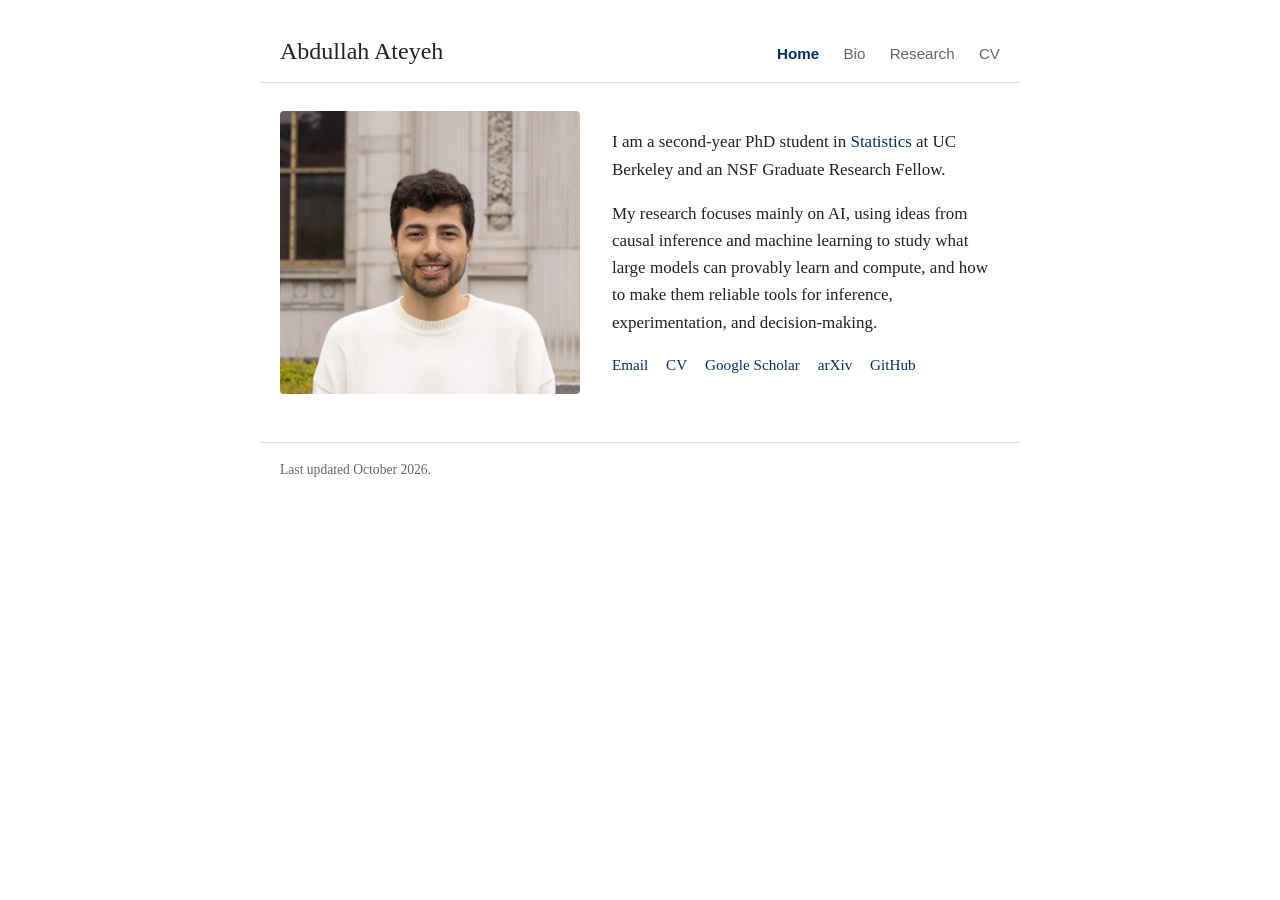
<file: index.html>
<!DOCTYPE html>
<html lang="en">
<head>
  <meta charset="utf-8">
  <meta name="viewport" content="width=device-width, initial-scale=1">
  <title>Abdullah Ateyeh</title>
  <meta name="description" content="Abdullah Ateyeh, PhD student at UC Berkeley.">
  <link rel="stylesheet" href="style.css">
</head>
<body>

<header>
  <a class="site-name" href="index.html">Abdullah Ateyeh</a>
  <nav>
    <a href="index.html" class="active">Home</a>
    <a href="bio.html">Bio</a>
    <a href="research.html">Research</a>
    <a href="cv.html">CV</a>
  </nav>
</header>

<main>
  <div class="intro">
    <img src="images/profile_placeholder.jpg" alt="Photo of Abdullah Ateyeh">

    <div>
      <p>
        I am a second-year PhD student in
        <a href="https://statistics.berkeley.edu/">Statistics</a> at UC Berkeley
        and an NSF Graduate Research Fellow.
      </p>

      <p>
        My research focuses mainly on AI, using ideas from causal inference and
        machine learning to study what large models can provably learn and compute,
        and how to make them reliable tools for inference, experimentation, and
        decision-making.
      </p>

      <div class="contact">
        <!-- The address is assembled by the script below so it never appears in the page source. -->
        <a id="email-link" href="#">Email</a>
        <a href="cv.html">CV</a>
        <a href="https://scholar.google.com/citations?user=WpaHtn8AAAAJ">Google Scholar</a>
        <a href="https://arxiv.org/search/?searchtype=author&amp;query=Ateyeh%2C+Abdullah">arXiv</a>
        <a href="https://github.com/abdullahateyeh">GitHub</a>
      </div>
    </div>
  </div>

  <!-- OPTIONAL: a short "News" list. Uncomment and edit to use.
  <h2>News</h2>
  <ul>
    <li><b>Oct 2026</b>: SMat-Attention accepted to the Long Context Frontier Models Workshop at NeurIPS 2026.</li>
    <li><b>May 2026</b>: New preprint on continuous latent contexts posted to arXiv.</li>
  </ul>
  -->
</main>

<script>
  document.getElementById("email-link").href =
    "mailto:" + ["abdullah_ateyeh", "berkeley.edu"].join("@");
</script>

<footer>
  Last updated October 2026.
</footer>

</body>
</html>
</file>
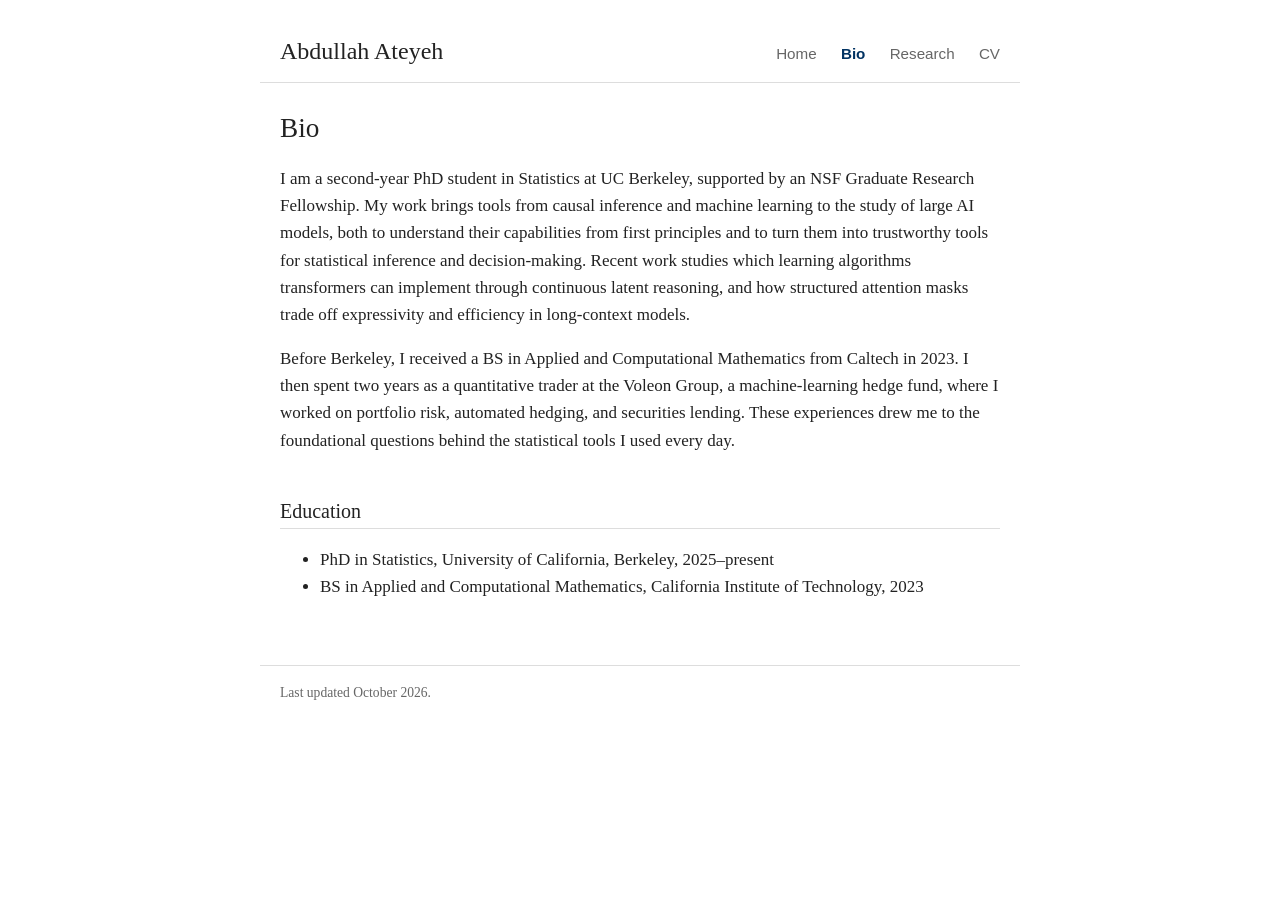
<file: bio.html>
<!DOCTYPE html>
<html lang="en">
<head>
  <meta charset="utf-8">
  <meta name="viewport" content="width=device-width, initial-scale=1">
  <title>Bio · Abdullah Ateyeh</title>
  <link rel="stylesheet" href="style.css">
</head>
<body>

<header>
  <a class="site-name" href="index.html">Abdullah Ateyeh</a>
  <nav>
    <a href="index.html">Home</a>
    <a href="bio.html" class="active">Bio</a>
    <a href="research.html">Research</a>
    <a href="cv.html">CV</a>
  </nav>
</header>

<main>
  <h1>Bio</h1>

  <p>
    I am a second-year PhD student in Statistics at UC Berkeley, supported by an
    NSF Graduate Research Fellowship. My work brings tools from causal inference and
    machine learning to the study of large AI models, both to understand their
    capabilities from first principles and to turn them into trustworthy tools for
    statistical inference and decision-making. Recent work studies which learning algorithms
    transformers can implement through continuous latent reasoning, and how
    structured attention masks trade off expressivity and efficiency in
    long-context models.
  </p>

  <p>
    Before Berkeley, I received a BS in Applied and Computational Mathematics from
    Caltech in 2023. I then spent two years as a quantitative trader at the Voleon
    Group, a machine-learning hedge fund, where I worked on portfolio risk, automated
    hedging, and securities lending. These experiences drew me to the foundational
    questions behind the statistical tools I used every day.
  </p>

  <h2>Education</h2>
  <ul>
    <li>PhD in Statistics, University of California, Berkeley, 2025–present</li>
    <li>BS in Applied and Computational Mathematics, California Institute of Technology, 2023</li>
  </ul>
</main>

<footer>
  Last updated October 2026.
</footer>

</body>
</html>
</file>
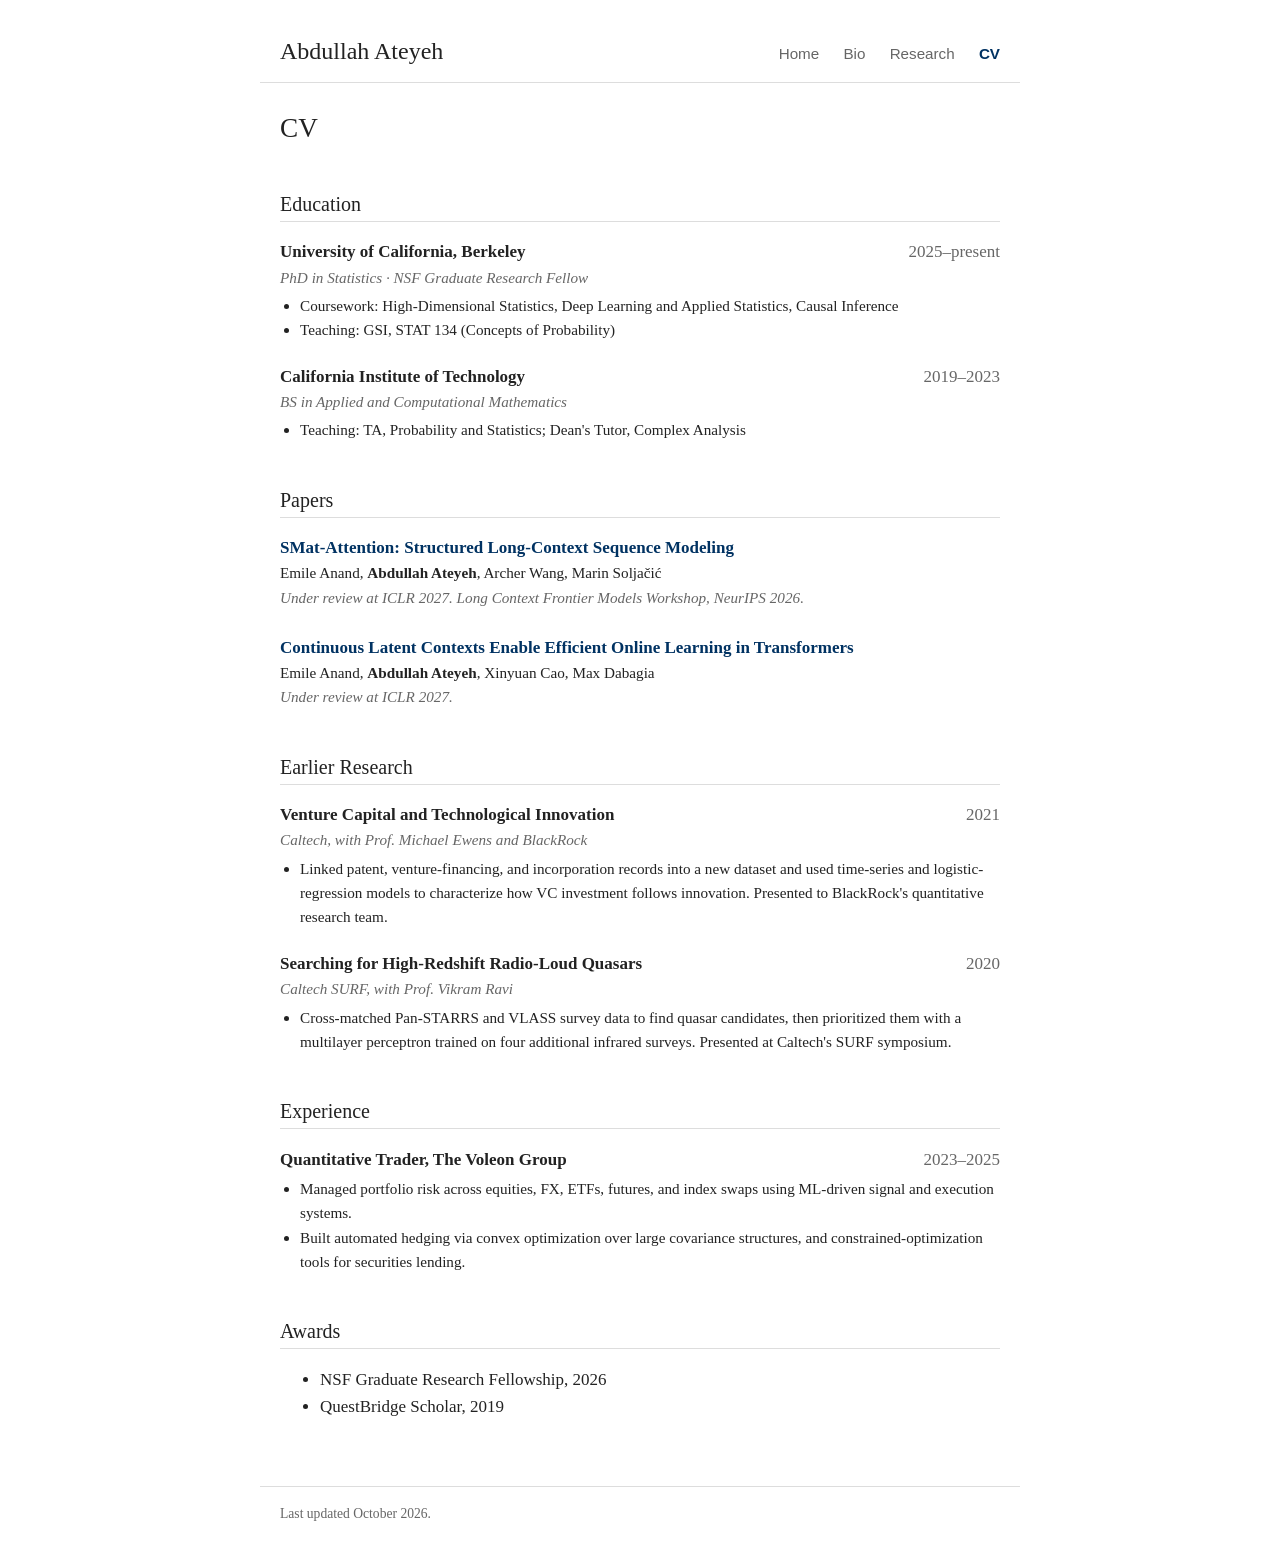
<file: cv.html>
<!DOCTYPE html>
<html lang="en">
<head>
  <meta charset="utf-8">
  <meta name="viewport" content="width=device-width, initial-scale=1">
  <title>CV · Abdullah Ateyeh</title>
  <link rel="stylesheet" href="style.css">
</head>
<body>

<header>
  <a class="site-name" href="index.html">Abdullah Ateyeh</a>
  <nav>
    <a href="index.html">Home</a>
    <a href="bio.html">Bio</a>
    <a href="research.html">Research</a>
    <a href="cv.html" class="active">CV</a>
  </nav>
</header>

<main>
  <h1>CV</h1>
  <!-- PDF: once you compile cv_source/cv.tex, save it as files/cv.pdf and uncomment:
  <p><a href="files/cv.pdf">Download PDF</a></p>
  -->

  <h2>Education</h2>

  <div class="cv-entry">
    <div class="cv-head"><b>University of California, Berkeley</b><span class="when">2025–present</span></div>
    <span class="cv-sub">PhD in Statistics · NSF Graduate Research Fellow</span>
    <ul>
      <li>Coursework: High-Dimensional Statistics, Deep Learning and Applied Statistics, Causal Inference</li>
      <li>Teaching: GSI, STAT 134 (Concepts of Probability)</li>
    </ul>
  </div>

  <div class="cv-entry">
    <div class="cv-head"><b>California Institute of Technology</b><span class="when">2019–2023</span></div>
    <span class="cv-sub">BS in Applied and Computational Mathematics</span>
    <ul>
      <li>Teaching: TA, Probability and Statistics; Dean's Tutor, Complex Analysis</li>
    </ul>
  </div>

  <h2>Papers</h2>
  <ul class="papers">
    <li>
      <a class="paper-title" href="https://arxiv.org/abs/2609.36062">SMat-Attention: Structured Long-Context Sequence Modeling</a>
      <span class="paper-authors">Emile Anand, <b>Abdullah Ateyeh</b>, Archer Wang, Marin Soljačić</span>
      <span class="paper-venue">Under review at ICLR 2027. Long Context Frontier Models Workshop, NeurIPS 2026.</span>
    </li>
    <li>
      <a class="paper-title" href="https://arxiv.org/abs/2605.09867">Continuous Latent Contexts Enable Efficient Online Learning in Transformers</a>
      <span class="paper-authors">Emile Anand, <b>Abdullah Ateyeh</b>, Xinyuan Cao, Max Dabagia</span>
      <span class="paper-venue">Under review at ICLR 2027.</span>
    </li>
  </ul>

  <h2>Earlier Research</h2>

  <div class="cv-entry">
    <div class="cv-head"><b>Venture Capital and Technological Innovation</b><span class="when">2021</span></div>
    <span class="cv-sub">Caltech, with Prof. Michael Ewens and BlackRock</span>
    <ul>
      <li>Linked patent, venture-financing, and incorporation records into a new dataset and used
        time-series and logistic-regression models to characterize how VC investment follows innovation.
        Presented to BlackRock's quantitative research team.</li>
    </ul>
  </div>

  <div class="cv-entry">
    <div class="cv-head"><b>Searching for High-Redshift Radio-Loud Quasars</b><span class="when">2020</span></div>
    <span class="cv-sub">Caltech SURF, with Prof. Vikram Ravi</span>
    <ul>
      <li>Cross-matched Pan-STARRS and VLASS survey data to find quasar candidates, then prioritized them
        with a multilayer perceptron trained on four additional infrared surveys. Presented at Caltech's
        SURF symposium.</li>
    </ul>
  </div>

  <h2>Experience</h2>

  <div class="cv-entry">
    <div class="cv-head"><b>Quantitative Trader, The Voleon Group</b><span class="when">2023–2025</span></div>
    <ul>
      <li>Managed portfolio risk across equities, FX, ETFs, futures, and index swaps using ML-driven signal and execution systems.</li>
      <li>Built automated hedging via convex optimization over large covariance structures, and constrained-optimization tools for securities lending.</li>
    </ul>
  </div>

  <h2>Awards</h2>
  <ul>
    <li>NSF Graduate Research Fellowship, 2026</li>
    <li>QuestBridge Scholar, 2019</li>
  </ul>
</main>

<footer>
  Last updated October 2026.
</footer>

</body>
</html>
</file>
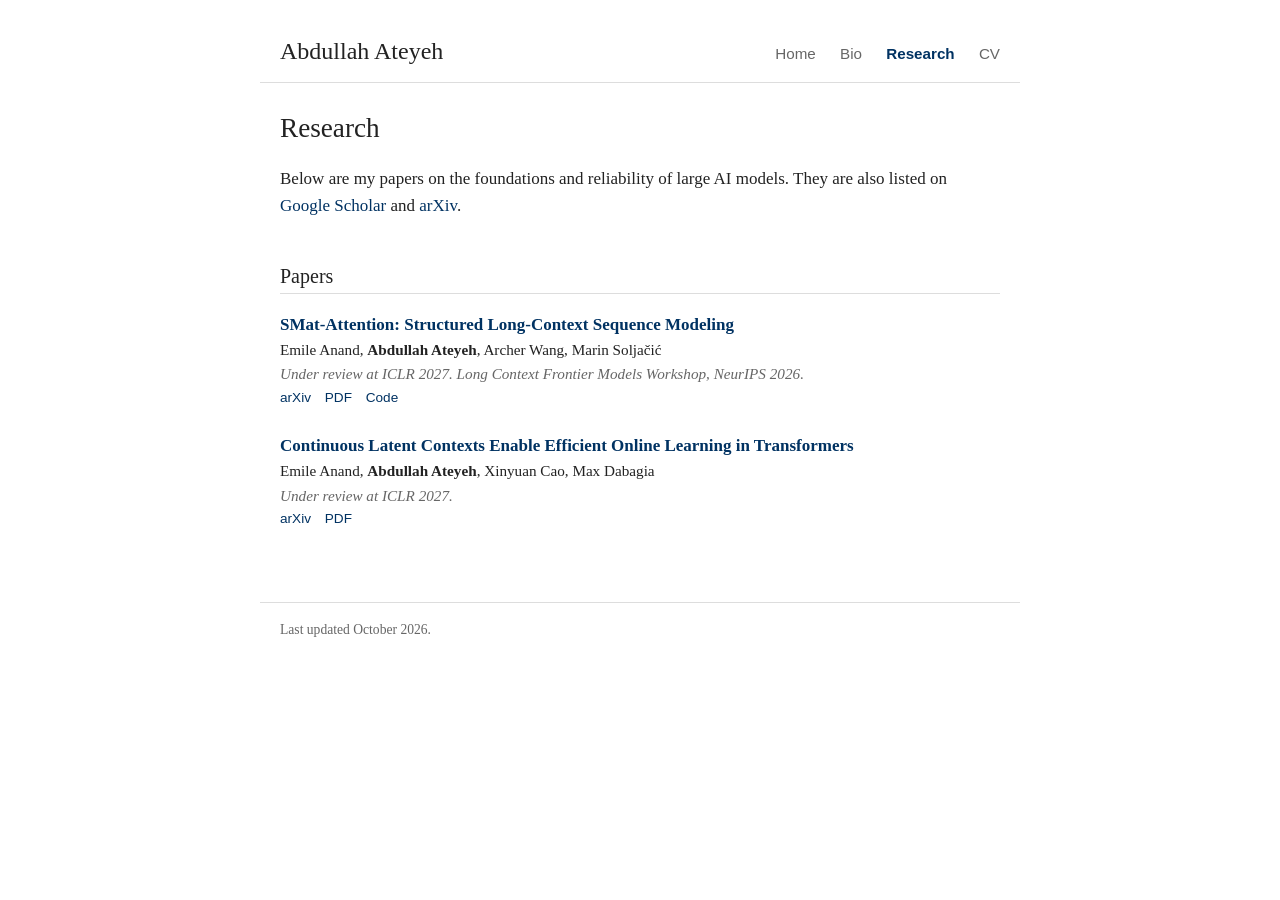
<file: research.html>
<!DOCTYPE html>
<html lang="en">
<head>
  <meta charset="utf-8">
  <meta name="viewport" content="width=device-width, initial-scale=1">
  <title>Research · Abdullah Ateyeh</title>
  <link rel="stylesheet" href="style.css">
</head>
<body>

<header>
  <a class="site-name" href="index.html">Abdullah Ateyeh</a>
  <nav>
    <a href="index.html">Home</a>
    <a href="bio.html">Bio</a>
    <a href="research.html" class="active">Research</a>
    <a href="cv.html">CV</a>
  </nav>
</header>

<main>
  <h1>Research</h1>

  <p>
    Below are my papers on the foundations and reliability of large AI models.
    They are also listed on <a href="https://scholar.google.com/citations?user=WpaHtn8AAAAJ">Google Scholar</a>
    and <a href="https://arxiv.org/search/?searchtype=author&amp;query=Ateyeh%2C+Abdullah">arXiv</a>.
  </p>

  <!-- HOW TO ADD A PAPER: copy one <li> ... </li> block below, paste it at the top of the
       list, and edit the title, authors, venue, and links. Put your own name in <b>...</b>.
       Delete any link (PDF / code / slides) you don't have. -->

  <h2>Papers</h2>
  <ul class="papers">

    <li>
      <a class="paper-title" href="https://arxiv.org/abs/2609.36062">SMat-Attention: Structured Long-Context Sequence Modeling</a>
      <span class="paper-authors">Emile Anand, <b>Abdullah Ateyeh</b>, Archer Wang, Marin Soljačić</span>
      <span class="paper-venue">Under review at ICLR 2027. Long Context Frontier Models Workshop, NeurIPS 2026.</span>
      <span class="paper-links">
        <a href="https://arxiv.org/abs/2609.36062">arXiv</a>
        <a href="https://arxiv.org/pdf/2609.36062">PDF</a>
        <a href="https://github.com/abdullahateyeh/smat_attention">Code</a>
      </span>
    </li>

    <li>
      <a class="paper-title" href="https://arxiv.org/abs/2605.09867">Continuous Latent Contexts Enable Efficient Online Learning in Transformers</a>
      <span class="paper-authors">Emile Anand, <b>Abdullah Ateyeh</b>, Xinyuan Cao, Max Dabagia</span>
      <span class="paper-venue">Under review at ICLR 2027.</span>
      <span class="paper-links">
        <a href="https://arxiv.org/abs/2605.09867">arXiv</a>
        <a href="https://arxiv.org/pdf/2605.09867">PDF</a>
        <!-- <a href="https://github.com/...">Code</a> -->
      </span>
    </li>

    <!-- TEMPLATE: copy this block for a new paper.
    <li>
      <a class="paper-title" href="https://arxiv.org/abs/XXXX.XXXXX">Paper Title</a>
      <span class="paper-authors">Coauthor One, <b>Abdullah Ateyeh</b>, Coauthor Two</span>
      <span class="paper-venue">arXiv preprint, 2026 (or: Conference/Journal Name, Year)</span>
      <span class="paper-links">
        <a href="https://arxiv.org/abs/XXXX.XXXXX">arXiv</a>
        <a href="https://arxiv.org/pdf/XXXX.XXXXX">PDF</a>
        <a href="https://github.com/...">Code</a>
      </span>
    </li>
    -->

  </ul>

  <!-- OPTIONAL: once a paper is accepted, move it into a "Publications" section like this:
  <h2>Publications</h2>
  <ul class="papers">
    ... paper <li> blocks ...
  </ul>
  -->
</main>

<footer>
  Last updated October 2026.
</footer>

</body>
</html>
</file>
<file: style.css>
/* Shared style for every page. Edit the variables below to retheme the site. */

:root {
  --text: #222;
  --muted: #666;
  --accent: #003262;      /* Berkeley blue */
  --rule: #ddd;
  --bg: #fff;
  --max-width: 760px;
}

* { box-sizing: border-box; }

body {
  margin: 0;
  background: var(--bg);
  color: var(--text);
  font-family: Georgia, "Times New Roman", serif;
  font-size: 17px;
  line-height: 1.6;
}

a { color: var(--accent); text-decoration: none; }
a:hover { text-decoration: underline; }

/* ---------- Header / navigation ---------- */

header {
  max-width: var(--max-width);
  margin: 0 auto;
  padding: 32px 20px 12px;
  display: flex;
  flex-wrap: wrap;
  align-items: baseline;
  justify-content: space-between;
  gap: 8px 24px;
  border-bottom: 1px solid var(--rule);
}

.site-name {
  font-size: 1.5rem;
  color: var(--text);
}
.site-name:hover { text-decoration: none; }

nav a {
  margin-left: 20px;
  font-family: -apple-system, "Helvetica Neue", Arial, sans-serif;
  font-size: 0.95rem;
  color: var(--muted);
}
nav a:first-child { margin-left: 0; }
nav a.active { color: var(--accent); font-weight: 600; }

/* ---------- Main content ---------- */

main {
  max-width: var(--max-width);
  margin: 0 auto;
  padding: 28px 20px 48px;
}

h1, h2, h3 { font-weight: normal; line-height: 1.3; }
h1 { font-size: 1.7rem; margin-top: 0; }
h2 {
  font-size: 1.25rem;
  margin-top: 2.2em;
  padding-bottom: 4px;
  border-bottom: 1px solid var(--rule);
}

/* ---------- Home page intro (photo + text) ---------- */

.intro {
  display: flex;
  gap: 32px;
  align-items: flex-start;
}

.intro img {
  width: 300px;
  height: auto;
  flex-shrink: 0;
  border-radius: 4px;
}

.intro .contact {
  margin-top: 1em;
  font-size: 0.95rem;
  color: var(--muted);
}
.intro .contact a { margin-right: 14px; }

@media (max-width: 600px) {
  .intro { flex-direction: column; align-items: center; text-align: left; }
  .intro img { width: 240px; }
  nav a { margin-left: 14px; }
}

/* ---------- Paper list ---------- */

.papers { list-style: none; padding: 0; margin: 0; }

.papers li { margin-bottom: 1.4em; }

.paper-title { font-weight: bold; }

.paper-authors,
.paper-venue { display: block; font-size: 0.95rem; }

.paper-venue { color: var(--muted); font-style: italic; }

.paper-links {
  display: block;
  font-family: -apple-system, "Helvetica Neue", Arial, sans-serif;
  font-size: 0.85rem;
}
.paper-links a { margin-right: 10px; }

.paper-note { display: block; font-size: 0.92rem; color: var(--muted); margin-top: 2px; }

/* ---------- Footer ---------- */

footer {
  max-width: var(--max-width);
  margin: 0 auto;
  padding: 16px 20px 32px;
  border-top: 1px solid var(--rule);
  font-size: 0.85rem;
  color: var(--muted);
}

/* ---------- CV page ---------- */

.cv-entry { margin-bottom: 1.2em; }

.cv-head {
  display: flex;
  justify-content: space-between;
  gap: 16px;
}
.cv-head .when { color: var(--muted); white-space: nowrap; }

.cv-sub { display: block; font-style: italic; color: var(--muted); font-size: 0.95rem; }

.cv-entry ul { margin: 4px 0 0; padding-left: 20px; font-size: 0.95rem; }
</file>
